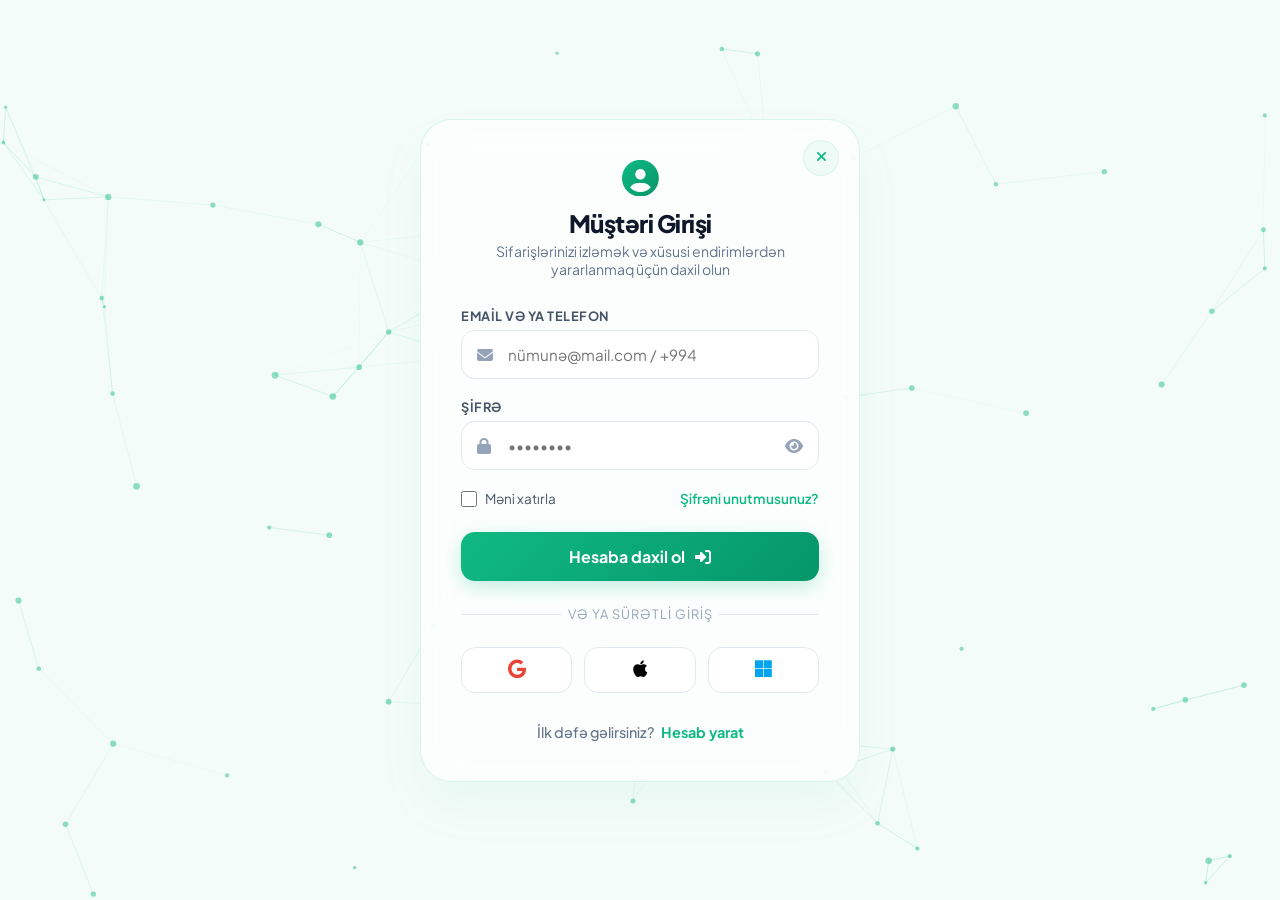
<file: customer-login.html>
<!doctype html>
<html lang="az">
  <head>
    <meta charset="UTF-8" />
    <meta name="viewport" content="width=device-width, initial-scale=1.0" />
    <title>Tiens Azerbaijan - Müştəri Girişi</title>
    <!-- İkonlar üçün FontAwesome -->
    <link
      rel="stylesheet"
      href="https://cdnjs.cloudflare.com/ajax/libs/font-awesome/6.4.0/css/all.min.css"
    />
    <!-- Premium Google Fonts -->
    <link
      href="https://fonts.googleapis.com/css2?family=Plus+Jakarta+Sans:wght@300;400;500;600;700;800&display=swap"
      rel="stylesheet"
    />

    <style>
      /* ── MÜASİR EKOLOGİK-LÜKS AYARLAR ── */
      * {
        margin: 0;
        padding: 0;
        box-sizing: border-box;
        font-family: "Plus Jakarta Sans", sans-serif;
      }

      body {
        background-color: #f4fcf9;
        color: #1e293b;
        min-height: 100vh;
        display: flex;
        align-items: center;
        justify-content: center;
        overflow-x: hidden;
        position: relative;
        padding: 20px;
      }

      /* ── SPIDER WEB CANVAS ── */
      #spiderWebCanvas {
        position: fixed;
        top: 0;
        left: 0;
        width: 100vw;
        height: 100vh;
        z-index: -1;
        pointer-events: none;
        display: block;
      }

      /* ── PREMIUM ŞÜŞƏ EFFEKTLİ MÜŞTƏRİ GİRİŞ KARTI ── */
      .login-container {
        background: rgba(255, 255, 255, 0.75);
        backdrop-filter: blur(20px);
        -webkit-backdrop-filter: blur(20px);
        border: 1px solid rgba(16, 185, 129, 0.15);
        padding: 40px;
        border-radius: 32px;
        width: 100%;
        max-width: 440px;
        box-shadow: 0 25px 50px rgba(16, 185, 129, 0.05);
        text-align: center;
        position: relative;
        transform: translateY(20px);
        opacity: 0;
        animation: fadeInUp 0.8s cubic-bezier(0.25, 1, 0.5, 1) forwards;
      }

      @keyframes fadeInUp {
        to {
          opacity: 1;
          transform: translateY(0);
        }
      }

      /* Geri Qayıt Düyməsi (Sol Üstdə) */
      .btn-close-back {
        position: absolute;
        top: 20px;
        right: 20px;
        background: rgba(16, 185, 129, 0.06);
        border: 1px solid rgba(16, 185, 129, 0.1);
        width: 36px;
        height: 36px;
        border-radius: 50%;
        display: flex;
        align-items: center;
        justify-content: center;
        color: #10b981;
        text-decoration: none;
        font-size: 0.9rem;
        transition: all 0.3s ease;
      }
      .btn-close-back:hover {
        background: #ef4444;
        color: #ffffff;
        border-color: transparent;
        transform: rotate(90deg);
      }

      /* Loqo və Başlıq */
      .login-header {
        margin-bottom: 30px;
      }
      .login-header i {
        font-size: 2.3rem;
        color: #10b981;
        margin-bottom: 12px;
        background: linear-gradient(135deg, #10b981, #059669);
        -webkit-background-clip: text;
        -webkit-text-fill-color: transparent;
      }
      .login-header h1 {
        font-size: 1.5rem;
        font-weight: 800;
        color: #0f172a;
        letter-spacing: -0.5px;
      }
      .login-header p {
        font-size: 0.88rem;
        color: #64748b;
        margin-top: 4px;
      }

      /* Giriş Sahələri (Inputs) */
      .input-group {
        position: relative;
        margin-bottom: 20px;
        text-align: left;
      }
      .input-group label {
        display: block;
        font-size: 0.8rem;
        font-weight: 700;
        color: #475569;
        margin-bottom: 6px;
        text-transform: uppercase;
        letter-spacing: 0.5px;
      }
      .input-wrapper {
        position: relative;
      }
      .input-wrapper .main-icon {
        position: absolute;
        left: 16px;
        top: 50%;
        transform: translateY(-50%);
        color: #94a3b8;
        font-size: 1rem;
        transition: color 0.3s;
      }
      
      /* PAROL GÖSTƏRMƏ/GİZLƏTMƏ */
      .toggle-password {
        position: absolute;
        right: 16px;
        top: 50%;
        transform: translateY(-50%);
        color: #94a3b8;
        cursor: pointer;
        font-size: 1rem;
        transition: color 0.2s;
        user-select: none;
      }
      .toggle-password:hover {
        color: #10b981;
      }

      .input-control {
        width: 100%;
        padding: 14px 40px 14px 46px;
        background: #ffffff;
        border: 1px solid #e2e8f0;
        border-radius: 14px;
        font-size: 0.95rem;
        color: #1e293b;
        outline: none;
        transition: all 0.3s ease;
      }
      .input-control:focus {
        border-color: #10b981;
        box-shadow: 0 0 0 4px rgba(16, 185, 129, 0.1);
      }
      .input-control:focus + .main-icon {
        color: #10b981;
      }

      /* Seçimlər */
      .login-options {
        display: flex;
        justify-content: space-between;
        align-items: center;
        font-size: 0.85rem;
        margin-bottom: 25px;
      }
      .remember-me {
        display: flex;
        align-items: center;
        gap: 8px;
        color: #475569;
        cursor: pointer;
      }
      .remember-me input {
        accent-color: #10b981;
        width: 16px;
        height: 16px;
        cursor: pointer;
      }
      .forgot-pass {
        color: #10b981;
        text-decoration: none;
        font-weight: 600;
      }
      .forgot-pass:hover {
        text-decoration: underline;
      }

      /* Əsas Giriş Düyməsi */
      .btn-submit {
        width: 100%;
        background: linear-gradient(135deg, #10b981, #059669);
        color: white;
        border: none;
        padding: 14px;
        border-radius: 14px;
        font-size: 1rem;
        font-weight: 700;
        cursor: pointer;
        box-shadow: 0 6px 20px rgba(16, 185, 129, 0.25);
        display: flex;
        align-items: center;
        justify-content: center;
        gap: 10px;
        transition: all 0.3s ease;
      }
      .btn-submit:hover {
        transform: translateY(-2px);
        box-shadow: 0 8px 25px rgba(16, 185, 129, 0.4);
      }

      /* SOSİAL GİRİŞLƏR */
      .social-divider {
        display: flex;
        align-items: center;
        text-align: center;
        margin: 25px 0;
        color: #94a3b8;
        font-size: 0.8rem;
        text-transform: uppercase;
        letter-spacing: 1px;
      }
      .social-divider::before, .social-divider::after {
        content: '';
        flex: 1;
        border-bottom: 1px solid #e2e8f0;
      }
      .social-divider:not(:empty)::before { margin-right: .5em; }
      .social-divider:not(:empty)::after { margin-left: .5em; }

      .social-login-grid {
        display: grid;
        grid-template-columns: repeat(3, 1fr);
        gap: 12px;
        margin-bottom: 30px;
      }
      .btn-social {
        background: #ffffff;
        border: 1px solid #e2e8f0;
        padding: 12px;
        border-radius: 14px;
        cursor: pointer;
        display: flex;
        align-items: center;
        justify-content: center;
        font-size: 1.2rem;
        transition: all 0.25s ease;
      }
      .btn-social.google { color: #ea4335; }
      .btn-social.apple { color: #000000; }
      .btn-social.microsoft { color: #00a4ef; }

      .btn-social:hover {
        background: #f8fafc;
        border-color: #cbd5e1;
        transform: translateY(-2px);
        box-shadow: 0 5px 15px rgba(0, 0, 0, 0.03);
      }

      /* QEYDİYYATDAN KEÇ KEÇİDİ */
      .register-prompt {
        font-size: 0.9rem;
        color: #64748b;
        font-weight: 500;
      }
      .register-prompt a {
        color: #10b981;
        text-decoration: none;
        font-weight: 700;
        transition: color 0.2s;
        margin-left: 4px;
      }
      .register-prompt a:hover {
        color: #059669;
        text-decoration: underline;
      }
    </style>
  </head>
  <body>

    <!-- ARXA PLAN CANVAS ANIMASIYASI -->
    <canvas id="spiderWebCanvas"></canvas>

    <!-- MÜŞTƏRİ GİRİŞ PANELİ -->
    <div class="login-container">
      <a href="index.html" class="btn-close-back" aria-label="Bağla">
        <i class="fas fa-times"></i>
      </a>

      <div class="login-header">
        <i class="fas fa-user-circle"></i>
        <h1>Müştəri Girişi</h1>
        <p>Sifarişlərinizi izləmək və xüsusi endirimlərdən yararlanmaq üçün daxil olun</p>
      </div>

      <form onsubmit="event.preventDefault(); alert('Müştəri paneli test rejimindədir.');">
        <!-- Email və ya Telefon -->
        <div class="input-group">
          <label for="username">Email və ya Telefon</label>
          <div class="input-wrapper">
            <input
              type="text"
              id="username"
              class="input-control"
              placeholder="nümunə@mail.com / +994"
              required
            />
            <i class="fas fa-envelope main-icon"></i>
          </div>
        </div>

        <!-- Şifrə -->
        <div class="input-group">
          <label for="password">Şifrə</label>
          <div class="input-wrapper">
            <input
              type="password"
              id="password"
              class="input-control"
              placeholder="••••••••"
              required
            />
            <i class="fas fa-lock main-icon"></i>
            <!-- Göz Ikonu -->
            <i class="fas fa-eye toggle-password" id="togglePasswordIcon"></i>
          </div>
        </div>

        <!-- Seçimlər -->
        <div class="login-options">
          <label class="remember-me">
            <input type="checkbox" id="remember" />
            <span>Məni xatırla</span>
          </label>
          <a href="#" class="forgot-pass">Şifrəni unutmusunuz?</a>
        </div>

        <!-- Düymə -->
        <button type="submit" class="btn-submit">
          Hesaba daxil ol <i class="fas fa-sign-in-alt"></i>
        </button>
      </form>

      <!-- Sosial Giriş Bölməsi -->
      <div class="social-divider">və ya sürətli giriş</div>
      
      <div class="social-login-grid">
        <button class="btn-social google" onclick="alert('Google ilə giriş tezliklə...')">
          <i class="fab fa-google"></i>
        </button>
        <button class="btn-social apple" onclick="alert('Apple ilə giriş tezliklə...')">
          <i class="fab fa-apple"></i>
        </button>
        <button class="btn-social microsoft" onclick="alert('Microsoft ilə giriş tezliklə...')">
          <i class="fab fa-microsoft"></i>
        </button>
      </div>

      <!-- Qeydiyyat promptu -->
      <div class="register-prompt">
        İlk dəfə gəlirsiniz? <a href="./customer-register.html" onclick="alert('Müştəri qeydiyyat sistemi tezliklə aktivləşəcək.')">Hesab yarat</a>
      </div>
    </div>

    <!-- MOUSE TRACKER SPIDER WEB JS -->
    <script>
      // ── PAROL GÖSTƏRMƏ / GİZLƏTMƏ LOGİKASI ──
      const passwordInput = document.getElementById("password");
      const togglePasswordIcon = document.getElementById("togglePasswordIcon");

      if (passwordInput && togglePasswordIcon) {
        togglePasswordIcon.addEventListener("click", function () {
          const type = passwordInput.getAttribute("type") === "password" ? "text" : "password";
          passwordInput.setAttribute("type", type);
          
          this.classList.toggle("fa-eye");
          this.classList.toggle("fa-eye-slash");
        });
      }

      // ── INTERAKTIV MOUSE TRACKER SPIDER WEB ANIMASIYASI ──
      const canvas = document.getElementById("spiderWebCanvas");
      if (canvas) {
        const ctx = canvas.getContext("2d");
        let particles = [];
        const particleCount = 75;
        const connectionRadius = 145;
        let mouse = { x: null, y: null, radius: 180 };

        window.addEventListener("mousemove", (e) => { mouse.x = e.clientX; mouse.y = e.clientY; });
        window.addEventListener("mouseleave", () => { mouse.x = null; mouse.y = null; });

        function adjustCanvasSize() {
          canvas.width = window.innerWidth;
          canvas.height = window.innerHeight;
        }
        window.addEventListener("resize", adjustCanvasSize);
        adjustCanvasSize();

        class Particle {
          constructor() {
            this.x = Math.random() * canvas.width;
            this.y = Math.random() * canvas.height;
            this.speedX = (Math.random() - 0.5) * 0.6;
            this.speedY = (Math.random() - 0.5) * 0.6;
            this.size = Math.random() * 2 + 1.5;
          }
          move() {
            this.x += this.speedX;
            this.y += this.speedY;
            if (this.x < 0 || this.x > canvas.width) this.speedX *= -1;
            if (this.y < 0 || this.y > canvas.height) this.speedY *= -1;

            if (mouse.x !== null && mouse.y !== null) {
              let dx = mouse.x - this.x;
              let dy = mouse.y - this.y;
              let dist = Math.hypot(dx, dy);
              if (dist < mouse.radius) {
                this.x += (dx / dist) * 0.4;
                this.y += (dy / dist) * 0.4;
              }
            }
          }
          render() {
            ctx.beginPath();
            ctx.arc(this.x, this.y, this.size, 0, Math.PI * 2);
            ctx.fillStyle = "rgba(16, 185, 129, 0.45)";
            ctx.fill();
          }
        }

        for (let i = 0; i < particleCount; i++) particles.push(new Particle());

        function drawWebStructure() {
          ctx.clearRect(0, 0, canvas.width, canvas.height);
          particles.forEach(p => { p.move(); p.render(); });

          for (let i = 0; i < particles.length; i++) {
            for (let j = i + 1; j < particles.length; j++) {
              let distance = Math.hypot(particles[i].x - particles[j].x, particles[i].y - particles[j].y);
              if (distance < connectionRadius) {
                let opacity = (1 - distance / connectionRadius) * 0.25;
                ctx.beginPath();
                ctx.moveTo(particles[i].x, particles[i].y);
                ctx.lineTo(particles[j].x, particles[j].y);
                ctx.strokeStyle = `rgba(16, 185, 129, ${opacity})`;
                ctx.lineWidth = 0.9;
                ctx.stroke();
              }
            }
            if (mouse.x !== null && mouse.y !== null) {
              let mouseDist = Math.hypot(particles[i].x - mouse.x, particles[i].y - mouse.y);
              if (mouseDist < mouse.radius) {
                let mouseOpacity = (1 - mouseDist / mouse.radius) * 0.3;
                ctx.beginPath();
                ctx.moveTo(particles[i].x, particles[i].y);
                ctx.lineTo(mouse.x, mouse.y);
                ctx.strokeStyle = `rgba(16, 185, 129, ${mouseOpacity})`;
                ctx.lineWidth = 1.0;
                ctx.stroke();
              }
            }
          }
          requestAnimationFrame(drawWebStructure);
        }
        drawWebStructure();
      }
    </script>
  </body>
</html>
</file>
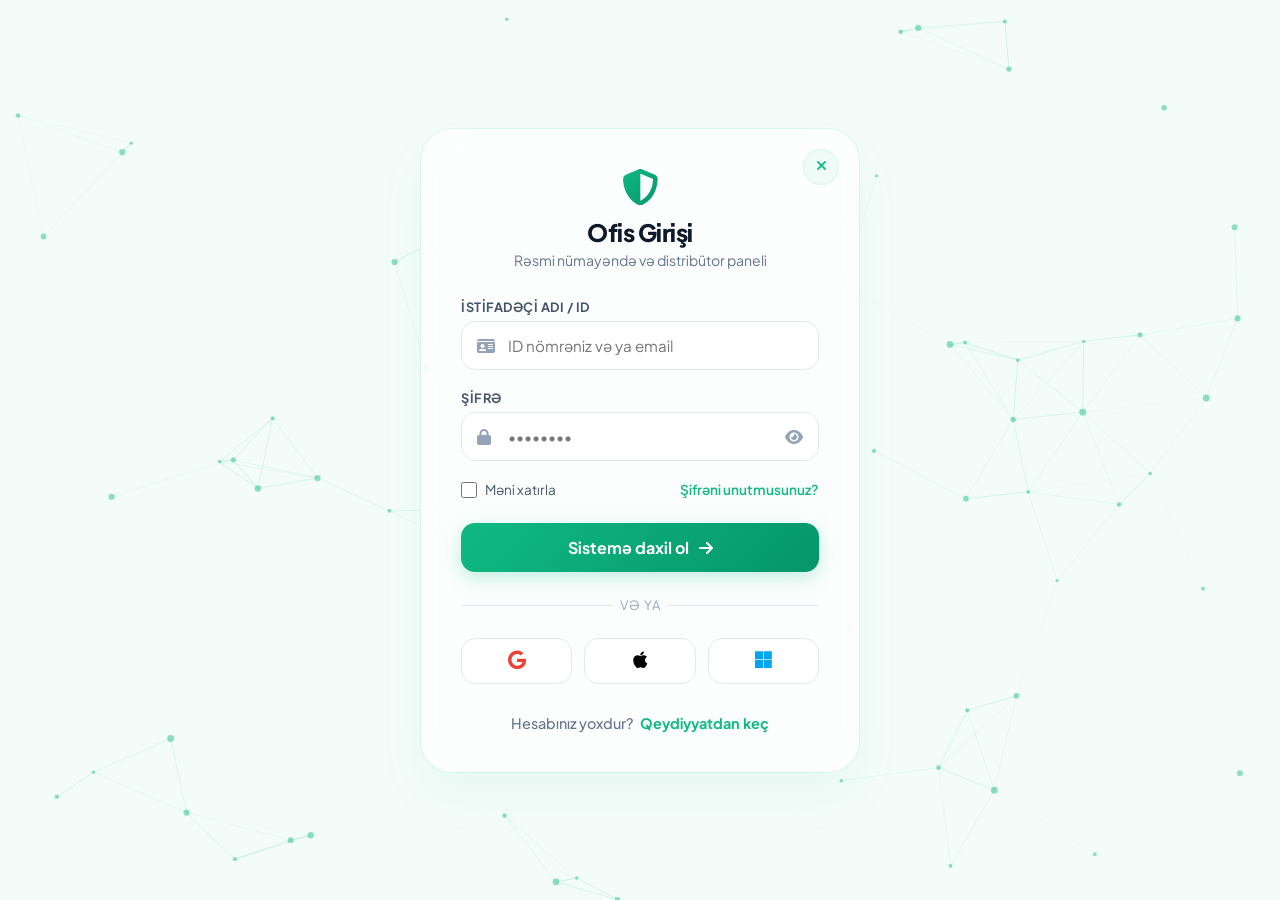
<file: login.html>
<!doctype html>
<html lang="az">
  <head>
    <meta charset="UTF-8" />
    <meta name="viewport" content="width=device-width, initial-scale=1.0" />
    <title>Tiens Azerbaijan - Giriş</title>
    <!-- İkonlar üçün FontAwesome -->
    <link
      rel="stylesheet"
      href="https://cdnjs.cloudflare.com/ajax/libs/font-awesome/6.4.0/css/all.min.css"
    />
    <!-- Premium Google Fonts -->
    <link
      href="https://fonts.googleapis.com/css2?family=Plus+Jakarta+Sans:wght@300;400;500;600;700;800&display=swap"
      rel="stylesheet"
    />

    <style>
      /* ── MÜASİR EKOLOGİK-LÜKS AYARLAR ── */
      * {
        margin: 0;
        padding: 0;
        box-sizing: border-box;
        font-family: "Plus Jakarta Sans", sans-serif;
      }

      body {
        background-color: #f4fcf9;
        color: #1e293b;
        min-height: 100vh;
        display: flex;
        align-items: center;
        justify-content: center;
        overflow-x: hidden;
        position: relative;
        padding: 20px;
      }

      /* ── SPIDER WEB CANVAS ── */
      #spiderWebCanvas {
        position: fixed;
        top: 0;
        left: 0;
        width: 100vw;
        height: 100vh;
        z-index: -1;
        pointer-events: none;
        display: block;
      }

      /* ── PREMIUM ŞÜŞƏ EFFEKTLİ GİRİŞ KARTS ── */
      .login-container {
        background: rgba(255, 255, 255, 0.75);
        backdrop-filter: blur(20px);
        -webkit-backdrop-filter: blur(20px);
        border: 1px solid rgba(16, 185, 129, 0.15);
        padding: 40px;
        border-radius: 32px;
        width: 100%;
        max-width: 440px;
        box-shadow: 0 25px 50px rgba(16, 185, 129, 0.05);
        text-align: center;
        position: relative;
        transform: translateY(20px);
        opacity: 0;
        animation: fadeInUp 0.8s cubic-bezier(0.25, 1, 0.5, 1) forwards;
      }

      @keyframes fadeInUp {
        to {
          opacity: 1;
          transform: translateY(0);
        }
      }

      /* Geri Qayıt Düyməsi (Sol Üstdə) */
      .btn-close-back {
        position: absolute;
        top: 20px;
        right: 20px;
        background: rgba(16, 185, 129, 0.06);
        border: 1px solid rgba(16, 185, 129, 0.1);
        width: 36px;
        height: 36px;
        border-radius: 50%;
        display: flex;
        align-items: center;
        justify-content: center;
        color: #10b981;
        text-decoration: none;
        font-size: 0.9rem;
        transition: all 0.3s ease;
      }
      .btn-close-back:hover {
        background: #ef4444;
        color: #ffffff;
        border-color: transparent;
        transform: rotate(90deg);
      }

      /* Loqo və Başlıq */
      .login-header {
        margin-bottom: 30px;
      }
      .login-header i {
        font-size: 2.3rem;
        color: #10b981;
        margin-bottom: 12px;
        background: linear-gradient(135deg, #10b981, #059669);
        -webkit-background-clip: text;
        -webkit-text-fill-color: transparent;
      }
      .login-header h1 {
        font-size: 1.5rem;
        font-weight: 800;
        color: #0f172a;
        letter-spacing: -0.5px;
      }
      .login-header p {
        font-size: 0.88rem;
        color: #64748b;
        margin-top: 4px;
      }

      /* Giriş Sahələri (Inputs) */
      .input-group {
        position: relative;
        margin-bottom: 20px;
        text-align: left;
      }
      .input-group label {
        display: block;
        font-size: 0.8rem;
        font-weight: 700;
        color: #475569;
        margin-bottom: 6px;
        text-transform: uppercase;
        letter-spacing: 0.5px;
      }
      .input-wrapper {
        position: relative;
      }
      .input-wrapper .main-icon {
        position: absolute;
        left: 16px;
        top: 50%;
        transform: translateY(-50%);
        color: #94a3b8;
        font-size: 1rem;
        transition: color 0.3s;
      }

      /* PAROL GÖSTƏRMƏ/GİZLƏTMƏ DÜYMƏSİ */
      .toggle-password {
        position: absolute;
        right: 16px;
        top: 50%;
        transform: translateY(-50%);
        color: #94a3b8;
        cursor: pointer;
        font-size: 1rem;
        transition: color 0.2s;
        user-select: none;
      }
      .toggle-password:hover {
        color: #10b981;
      }

      .input-control {
        width: 100%;
        padding: 14px 40px 14px 46px;
        background: #ffffff;
        border: 1px solid #e2e8f0;
        border-radius: 14px;
        font-size: 0.95rem;
        color: #1e293b;
        outline: none;
        transition: all 0.3s ease;
      }
      .input-control:focus {
        border-color: #10b981;
        box-shadow: 0 0 0 4px rgba(16, 185, 129, 0.1);
      }
      .input-control:focus + .main-icon {
        color: #10b981;
      }

      /* Seçimlər */
      .login-options {
        display: flex;
        justify-content: space-between;
        align-items: center;
        font-size: 0.85rem;
        margin-bottom: 25px;
      }
      .remember-me {
        display: flex;
        align-items: center;
        gap: 8px;
        color: #475569;
        cursor: pointer;
      }
      .remember-me input {
        accent-color: #10b981;
        width: 16px;
        height: 16px;
        cursor: pointer;
      }
      .forgot-pass {
        color: #10b981;
        text-decoration: none;
        font-weight: 600;
      }
      .forgot-pass:hover {
        text-decoration: underline;
      }

      /* Əsas Giriş Düyməsi */
      .btn-submit {
        width: 100%;
        background: linear-gradient(135deg, #10b981, #059669);
        color: white;
        border: none;
        padding: 14px;
        border-radius: 14px;
        font-size: 1rem;
        font-weight: 700;
        cursor: pointer;
        box-shadow: 0 6px 20px rgba(16, 185, 129, 0.25);
        display: flex;
        align-items: center;
        justify-content: center;
        gap: 10px;
        transition: all 0.3s ease;
      }
      .btn-submit:hover {
        transform: translateY(-2px);
        box-shadow: 0 8px 25px rgba(16, 185, 129, 0.4);
      }

      /* SOSİAL SÜRƏTLİ GİRİŞLƏR */
      .social-divider {
        display: flex;
        align-items: center;
        text-align: center;
        margin: 25px 0;
        color: #94a3b8;
        font-size: 0.8rem;
        text-transform: uppercase;
        letter-spacing: 1px;
      }
      .social-divider::before,
      .social-divider::after {
        content: "";
        flex: 1;
        border-bottom: 1px solid #e2e8f0;
      }
      .social-divider:not(:empty)::before {
        margin-right: 0.5em;
      }
      .social-divider:not(:empty)::after {
        margin-left: 0.5em;
      }

      .social-login-grid {
        display: grid;
        grid-template-columns: repeat(3, 1fr);
        gap: 12px;
        margin-bottom: 30px;
      }
      .btn-social {
        background: #ffffff;
        border: 1px solid #e2e8f0;
        padding: 12px;
        border-radius: 14px;
        cursor: pointer;
        display: flex;
        align-items: center;
        justify-content: center;
        font-size: 1.2rem;
        transition: all 0.25s ease;
      }
      .btn-social.google {
        color: #ea4335;
      }
      .btn-social.apple {
        color: #000000;
      }
      .btn-social.microsoft {
        color: #00a4ef;
      }

      .btn-social:hover {
        background: #f8fafc;
        border-color: #cbd5e1;
        transform: translateY(-2px);
        box-shadow: 0 5px 15px rgba(0, 0, 0, 0.03);
      }

      /* QEYDİYYATDAN KEÇ KEÇİDİ */
      .register-prompt {
        font-size: 0.9rem;
        color: #64748b;
        font-weight: 500;
      }
      .register-prompt a {
        color: #10b981;
        text-decoration: none;
        font-weight: 700;
        transition: color 0.2s;
        margin-left: 4px;
      }
      .register-prompt a:hover {
        color: #059669;
        text-decoration: underline;
      }
    </style>
  </head>
  <body>
    <!-- ARXA PLAN CANVAS ANIMASIYASI -->
    <canvas id="spiderWebCanvas"></canvas>

    <!-- GİRİŞ PANELİ -->
    <div class="login-container">
      <a href="index.html" class="btn-close-back" aria-label="Bağla">
        <i class="fas fa-times"></i>
      </a>

      <div class="login-header">
        <i class="fas fa-shield-halved"></i>
        <h1>Ofis Girişi</h1>
        <p>Rəsmi nümayəndə və distribütor paneli</p>
      </div>

      <form
        onsubmit="
          event.preventDefault();
          alert('İnterfeys test rejimindədir.');
        "
      >
        <!-- İstifadəçi Adı -->
        <div class="input-group">
          <label for="username">İstifadəçi Adı / ID</label>
          <div class="input-wrapper">
            <input
              type="text"
              id="username"
              class="input-control"
              placeholder="ID nömrəniz və ya email"
              required
            />
            <i class="fas fa-id-card main-icon"></i>
          </div>
        </div>

        <!-- Şifrə -->
        <div class="input-group">
          <label for="password">Şifrə</label>
          <div class="input-wrapper">
            <input
              type="password"
              id="password"
              class="input-control"
              placeholder="••••••••"
              required
            />
            <i class="fas fa-lock main-icon"></i>
            <!-- Göz Ikonu -->
            <i class="fas fa-eye toggle-password" id="togglePasswordIcon"></i>
          </div>
        </div>

        <!-- Seçimlər -->
        <div class="login-options">
          <label class="remember-me">
            <input type="checkbox" id="remember" />
            <span>Məni xatırla</span>
          </label>
          <a href="#" class="forgot-pass">Şifrəni unutmusunuz?</a>
        </div>

        <!-- Düymə -->
        <button type="submit" class="btn-submit">
          Sistemə daxil ol <i class="fas fa-arrow-right"></i>
        </button>
      </form>

      <!-- Sosial Giriş Bölməsi -->
      <div class="social-divider">və ya</div>

      <div class="social-login-grid">
        <button
          class="btn-social google"
          onclick="alert('Google ilə giriş tezliklə...')"
        >
          <i class="fab fa-google"></i>
        </button>
        <button
          class="btn-social apple"
          onclick="alert('Apple ilə giriş tezliklə...')"
        >
          <i class="fab fa-apple"></i>
        </button>
        <button
          class="btn-social microsoft"
          onclick="alert('Microsoft ilə giriş tezliklə...')"
        >
          <i class="fab fa-microsoft"></i>
        </button>
      </div>

      <!-- Qeydiyyat prompts -->
      <div class="register-prompt">
        Hesabınız yoxdur?
        <a href="./register.html" onclick="alert('Qeydiyyat sistemi tezliklə aktivləşəcək.')"
          >Qeydiyyatdan keç</a
        >
      </div>
    </div>

    <!-- MOUSE TRACKER SPIDER WEB JS -->
    <script>
      // ── PAROL GÖSTƏRMƏ / GİZLƏTMƏ LOGİKASI ──
      const passwordInput = document.getElementById("password");
      const togglePasswordIcon = document.getElementById("togglePasswordIcon");

      if (passwordInput && togglePasswordIcon) {
        togglePasswordIcon.addEventListener("click", function () {
          // Tip dəyişməsi
          const type =
            passwordInput.getAttribute("type") === "password"
              ? "text"
              : "password";
          passwordInput.setAttribute("type", type);

          // İkonun sinfini dəyişmək (Göz / Üstü cızıqlı göz)
          this.classList.toggle("fa-eye");
          this.classList.toggle("fa-eye-slash");
        });
      }

      // ── SPIDER WEB INTEGRATION ──
      const canvas = document.getElementById("spiderWebCanvas");
      if (canvas) {
        const ctx = canvas.getContext("2d");
        let particles = [];
        const particleCount = 75;
        const connectionRadius = 145;
        let mouse = { x: null, y: null, radius: 180 };

        window.addEventListener("mousemove", (e) => {
          mouse.x = e.clientX;
          mouse.y = e.clientY;
        });
        window.addEventListener("mouseleave", () => {
          mouse.x = null;
          mouse.y = null;
        });

        function adjustCanvasSize() {
          canvas.width = window.innerWidth;
          canvas.height = window.innerHeight;
        }
        window.addEventListener("resize", adjustCanvasSize);
        adjustCanvasSize();

        class Particle {
          constructor() {
            this.x = Math.random() * canvas.width;
            this.y = Math.random() * canvas.height;
            this.speedX = (Math.random() - 0.5) * 0.6;
            this.speedY = (Math.random() - 0.5) * 0.6;
            this.size = Math.random() * 2 + 1.5;
          }
          move() {
            this.x += this.speedX;
            this.y += this.speedY;
            if (this.x < 0 || this.x > canvas.width) this.speedX *= -1;
            if (this.y < 0 || this.y > canvas.height) this.speedY *= -1;

            if (mouse.x !== null && mouse.y !== null) {
              let dx = mouse.x - this.x;
              let dy = mouse.y - this.y;
              let dist = Math.hypot(dx, dy);
              if (dist < mouse.radius) {
                this.x += (dx / dist) * 0.4;
                this.y += (dy / dist) * 0.4;
              }
            }
          }
          render() {
            ctx.beginPath();
            ctx.arc(this.x, this.y, this.size, 0, Math.PI * 2);
            ctx.fillStyle = "rgba(16, 185, 129, 0.45)";
            ctx.fill();
          }
        }

        for (let i = 0; i < particleCount; i++) particles.push(new Particle());

        function drawWebStructure() {
          ctx.clearRect(0, 0, canvas.width, canvas.height);
          particles.forEach((p) => {
            p.move();
            p.render();
          });

          for (let i = 0; i < particles.length; i++) {
            for (let j = i + 1; j < particles.length; j++) {
              let distance = Math.hypot(
                particles[i].x - particles[j].x,
                particles[i].y - particles[j].y,
              );
              if (distance < connectionRadius) {
                let opacity = (1 - distance / connectionRadius) * 0.25;
                ctx.beginPath();
                ctx.moveTo(particles[i].x, particles[i].y);
                ctx.lineTo(particles[j].x, particles[j].y);
                ctx.strokeStyle = `rgba(16, 185, 129, ${opacity})`;
                ctx.lineWidth = 0.9;
                ctx.stroke();
              }
            }
            if (mouse.x !== null && mouse.y !== null) {
              let mouseDist = Math.hypot(
                particles[i].x - mouse.x,
                particles[i].y - mouse.y,
              );
              if (mouseDist < mouse.radius) {
                let mouseOpacity = (1 - mouseDist / mouse.radius) * 0.3;
                ctx.beginPath();
                ctx.moveTo(particles[i].x, particles[i].y);
                ctx.lineTo(mouse.x, mouse.y);
                ctx.strokeStyle = `rgba(16, 185, 129, ${mouseOpacity})`;
                ctx.lineWidth = 1.0;
                ctx.stroke();
              }
            }
          }
          requestAnimationFrame(drawWebStructure);
        }
        drawWebStructure();
      }
    </script>
  </body>
</html>
</file>
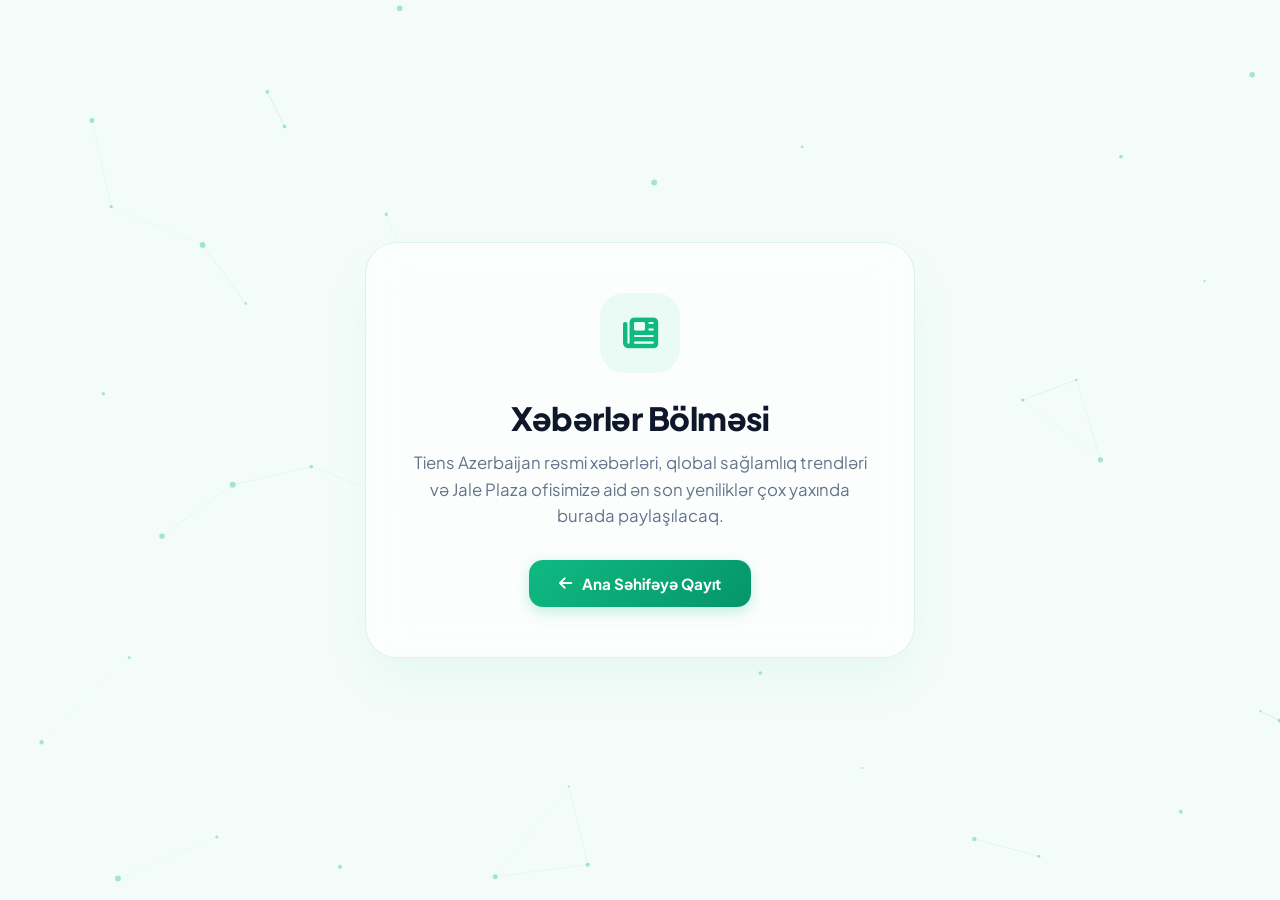
<file: news.html>
<!doctype html>
<html lang="az">
  <head>
    <meta charset="UTF-8" />
    <meta name="viewport" content="width=device-width, initial-scale=1.0" />
    <title>Tiens Azerbaijan - Xəbərlər</title>
    <!-- İkonlar üçün FontAwesome -->
    <link
      rel="stylesheet"
      href="https://cdnjs.cloudflare.com/ajax/libs/font-awesome/6.4.0/css/all.min.css"
    />
    <!-- Premium Google Fonts -->
    <link
      href="https://fonts.googleapis.com/css2?family=Plus+Jakarta+Sans:wght@300;400;500;600;700;800&display=swap"
      rel="stylesheet"
    />

    <style>
      /* ── PREMIUM EKOLOGİK-LÜKS AYARLAR ── */
      * {
        margin: 0;
        padding: 0;
        box-sizing: border-box;
        font-family: "Plus Jakarta Sans", sans-serif;
      }

      body {
        background-color: #f4fcf9;
        color: #1e293b;
        min-height: 100vh;
        display: flex;
        flex-direction: column;
        align-items: center;
        justify-content: center;
        overflow: hidden;
        position: relative;
      }

      /* ── SPIDER WEB CANVAS (Arxa fon animasiyası üçün) ── */
      #spiderWebCanvas {
        position: fixed;
        top: 0;
        left: 0;
        width: 100vw;
        height: 100vh;
        z-index: -1;
        pointer-events: none;
        display: block;
      }

      /* ── PREMIUM ŞÜŞƏ EFFEKTLİ (GLASSMORPHISM) KART ── */
      .coming-soon-card {
        background: rgba(255, 255, 255, 0.75);
        backdrop-filter: blur(20px);
        -webkit-backdrop-filter: blur(20px);
        border: 1px solid rgba(16, 185, 129, 0.15);
        padding: 50px 40px;
        border-radius: 32px;
        text-align: center;
        max-width: 550px;
        width: 90%;
        box-shadow: 0 25px 50px rgba(16, 185, 129, 0.05);
        transform: translateY(20px);
        opacity: 0;
        animation: fadeInUp 1s cubic-bezier(0.25, 1, 0.5, 1) forwards;
      }

      /* Giriş Animasiyası */
      @keyframes fadeInUp {
        to {
          opacity: 1;
          transform: translateY(0);
        }
      }

      /* İkon animasiyası */
      .icon-box {
        width: 80px;
        height: 80px;
        background: rgba(16, 185, 129, 0.08);
        color: #10b981;
        border-radius: 24px;
        display: flex;
        align-items: center;
        justify-content: center;
        font-size: 2.2rem;
        margin: 0 auto 25px auto;
        animation: pulse 2s infinite ease-in-out;
      }

      @keyframes pulse {
        0%,
        100% {
          transform: scale(1);
        }
        50% {
          transform: scale(1.05);
          box-shadow: 0 0 20px rgba(16, 185, 129, 0.2);
        }
      }

      .coming-soon-card h1 {
        font-size: 2rem;
        font-weight: 800;
        color: #0f172a;
        margin-bottom: 12px;
        letter-spacing: -0.5px;
      }

      .coming-soon-card p {
        color: #64748b;
        font-size: 1.05rem;
        line-height: 1.6;
        margin-bottom: 30px;
      }

      /* Geri Qayıt Düyməsi */
      .btn-back {
        display: inline-flex;
        align-items: center;
        gap: 10px;
        background: linear-gradient(135deg, #10b981, #059669);
        color: #ffffff;
        text-decoration: none;
        padding: 14px 30px;
        border-radius: 14px;
        font-weight: 700;
        font-size: 0.95rem;
        box-shadow: 0 5px 15px rgba(16, 185, 129, 0.25);
        transition: all 0.3s ease;
      }

      .btn-back:hover {
        transform: translateY(-2px);
        box-shadow: 0 8px 22px rgba(16, 185, 129, 0.4);
      }

      .btn-back i {
        transition: transform 0.3s ease;
      }

      .btn-back:hover i {
        transform: translateX(-4px);
      }
    </style>
  </head>
  <body>
    <!-- ── PREMIUM GÖRÜNÜŞ ── -->
    <div class="coming-soon-card">
      <div class="icon-box">
        <i class="fas fa-newspaper"></i>
      </div>
      <h1>Xəbərlər Bölməsi</h1>
      <p>
        Tiens Azerbaijan rəsmi xəbərləri, qlobal sağlamlıq trendləri və Jale
        Plaza ofisimizə aid ən son yeniliklər çox yaxında burada paylaşılacaq.
      </p>
      <!-- Əsas səhifəyə qayıtmaq üçün link -->
      <a href="index.html" class="btn-back">
        <i class="fas fa-arrow-left"></i> Ana Səhifəyə Qayıt
      </a>
    </div>

    <!-- SPIDER WEB CANVAS (Arxa plan şəbəkəsi harmoniyanı qoruyur) -->
    <canvas id="spiderWebCanvas"></canvas>

    <script>
      // ── 1. SƏHİFƏYƏ GİRƏN KİMİ ALERT VERMƏK ──
      // alert() funksiyası render prosesini tam kəsməməsi üçün çox qısa bir gecikmə ilə işə düşür
    //   window.addEventListener("DOMContentLoaded", () => {
    //     setTimeout(() => {
    //       alert("Tezliklə xidmətinizdə!");
    //     }, 100);
    //   });

      // ── 2. SPIDER WEB ANIMASIYASI ──
      const canvas = document.getElementById("spiderWebCanvas");
      if (canvas) {
        const ctx = canvas.getContext("2d");
        let particles = [];
        const particleCount = 45;
        const connectionRadius = 140;

        function adjustCanvasSize() {
          canvas.width = window.innerWidth;
          canvas.height = window.innerHeight;
        }
        window.addEventListener("resize", adjustCanvasSize);
        adjustCanvasSize();

        class Particle {
          constructor() {
            this.x = Math.random() * canvas.width;
            this.y = Math.random() * canvas.height;
            this.speedX = (Math.random() - 0.5) * 0.5;
            this.speedY = (Math.random() - 0.5) * 0.5;
            this.size = Math.random() * 2 + 1;
          }
          move() {
            this.x += this.speedX;
            this.y += this.speedY;
            if (this.x < 0 || this.x > canvas.width) this.speedX *= -1;
            if (this.y < 0 || this.y > canvas.height) this.speedY *= -1;
          }
          render() {
            ctx.beginPath();
            ctx.arc(this.x, this.y, this.size, 0, Math.PI * 2);
            ctx.fillStyle = "rgba(16, 185, 129, 0.35)";
            ctx.fill();
          }
        }

        for (let i = 0; i < particleCount; i++) {
          particles.push(new Particle());
        }

        function drawWebStructure() {
          ctx.clearRect(0, 0, canvas.width, canvas.height);
          particles.forEach((p) => {
            p.move();
            p.render();
          });

          for (let i = 0; i < particles.length; i++) {
            for (let j = i + 1; j < particles.length; j++) {
              const distance = Math.hypot(
                particles[i].x - particles[j].x,
                particles[i].y - particles[j].y,
              );
              if (distance < connectionRadius) {
                const lineOpacity = (1 - distance / connectionRadius) * 0.22;
                ctx.beginPath();
                ctx.moveTo(particles[i].x, particles[i].y);
                ctx.lineTo(particles[j].x, particles[j].y);
                ctx.strokeStyle = `rgba(16, 185, 129, ${lineOpacity})`;
                ctx.lineWidth = 0.8;
                ctx.stroke();
              }
            }
          }
          requestAnimationFrame(drawWebStructure);
        }
        drawWebStructure();
      }
    </script>
  </body>
</html>
</file>
